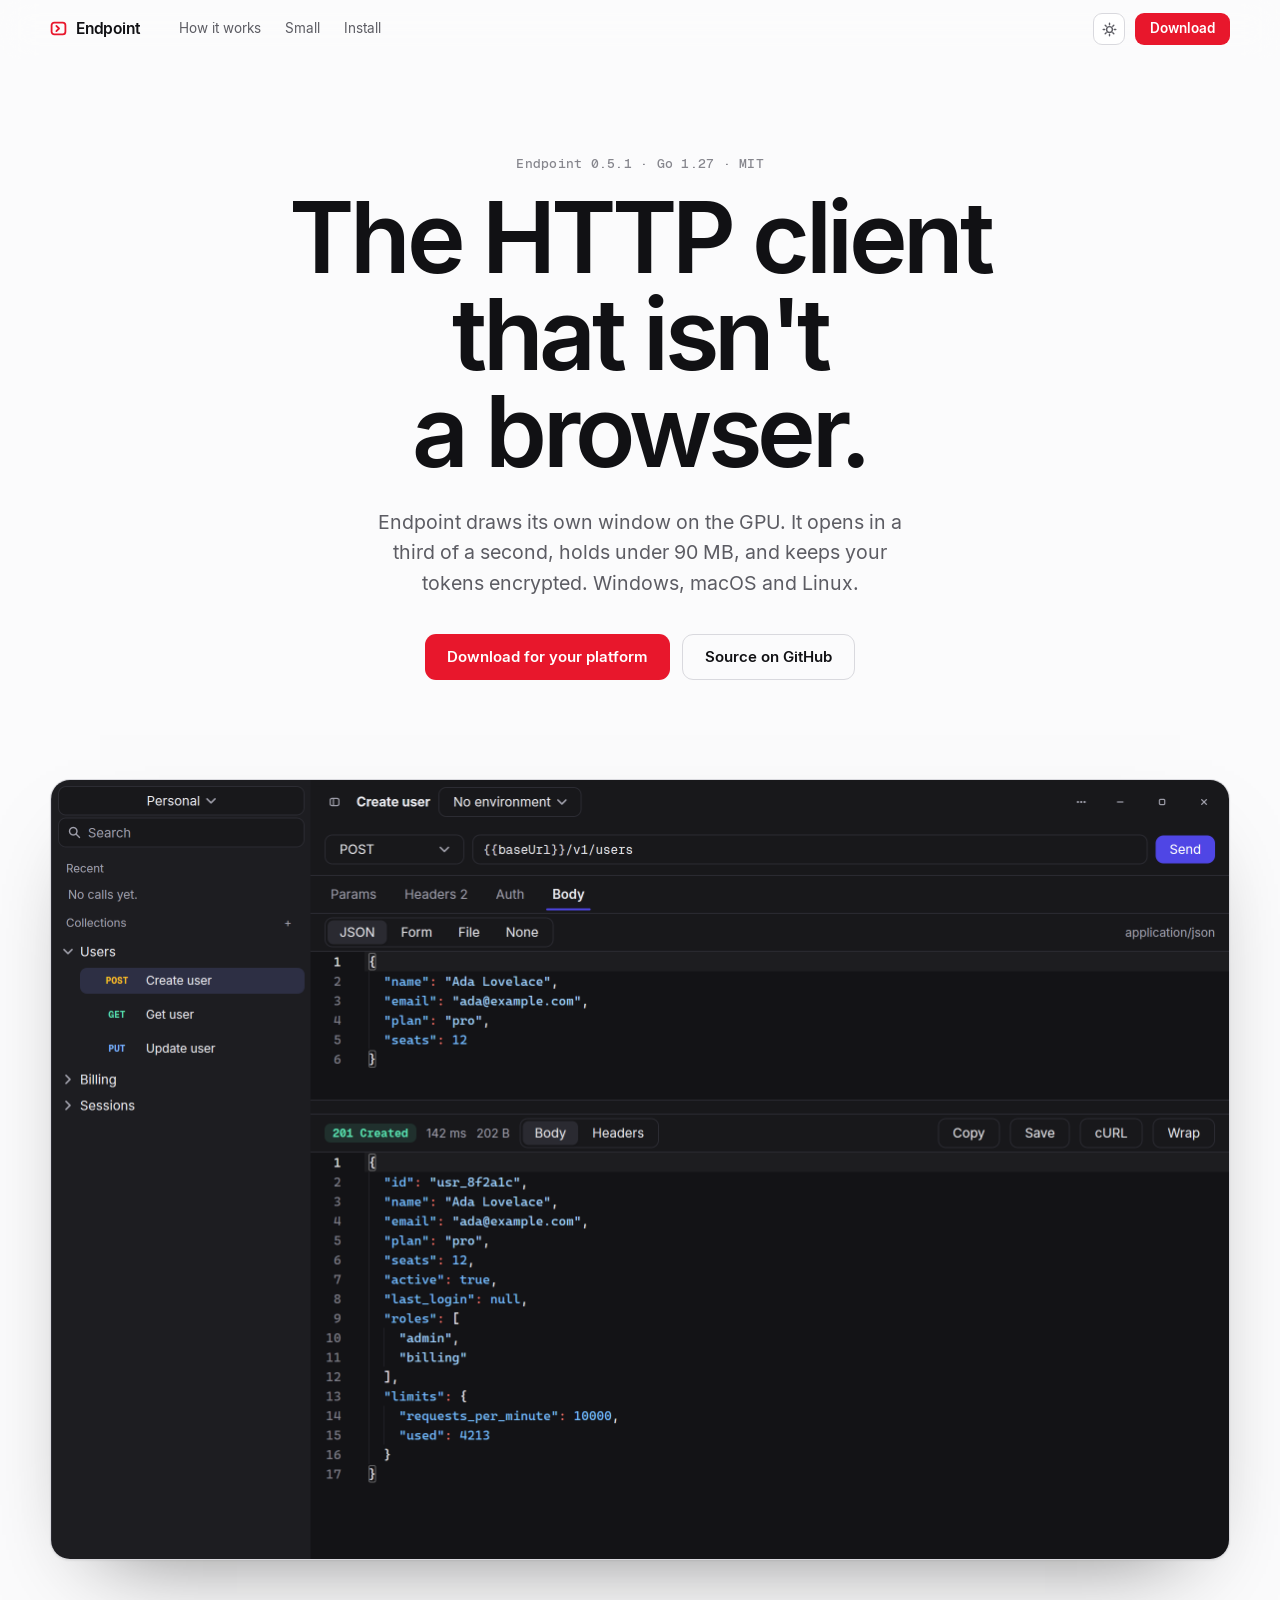
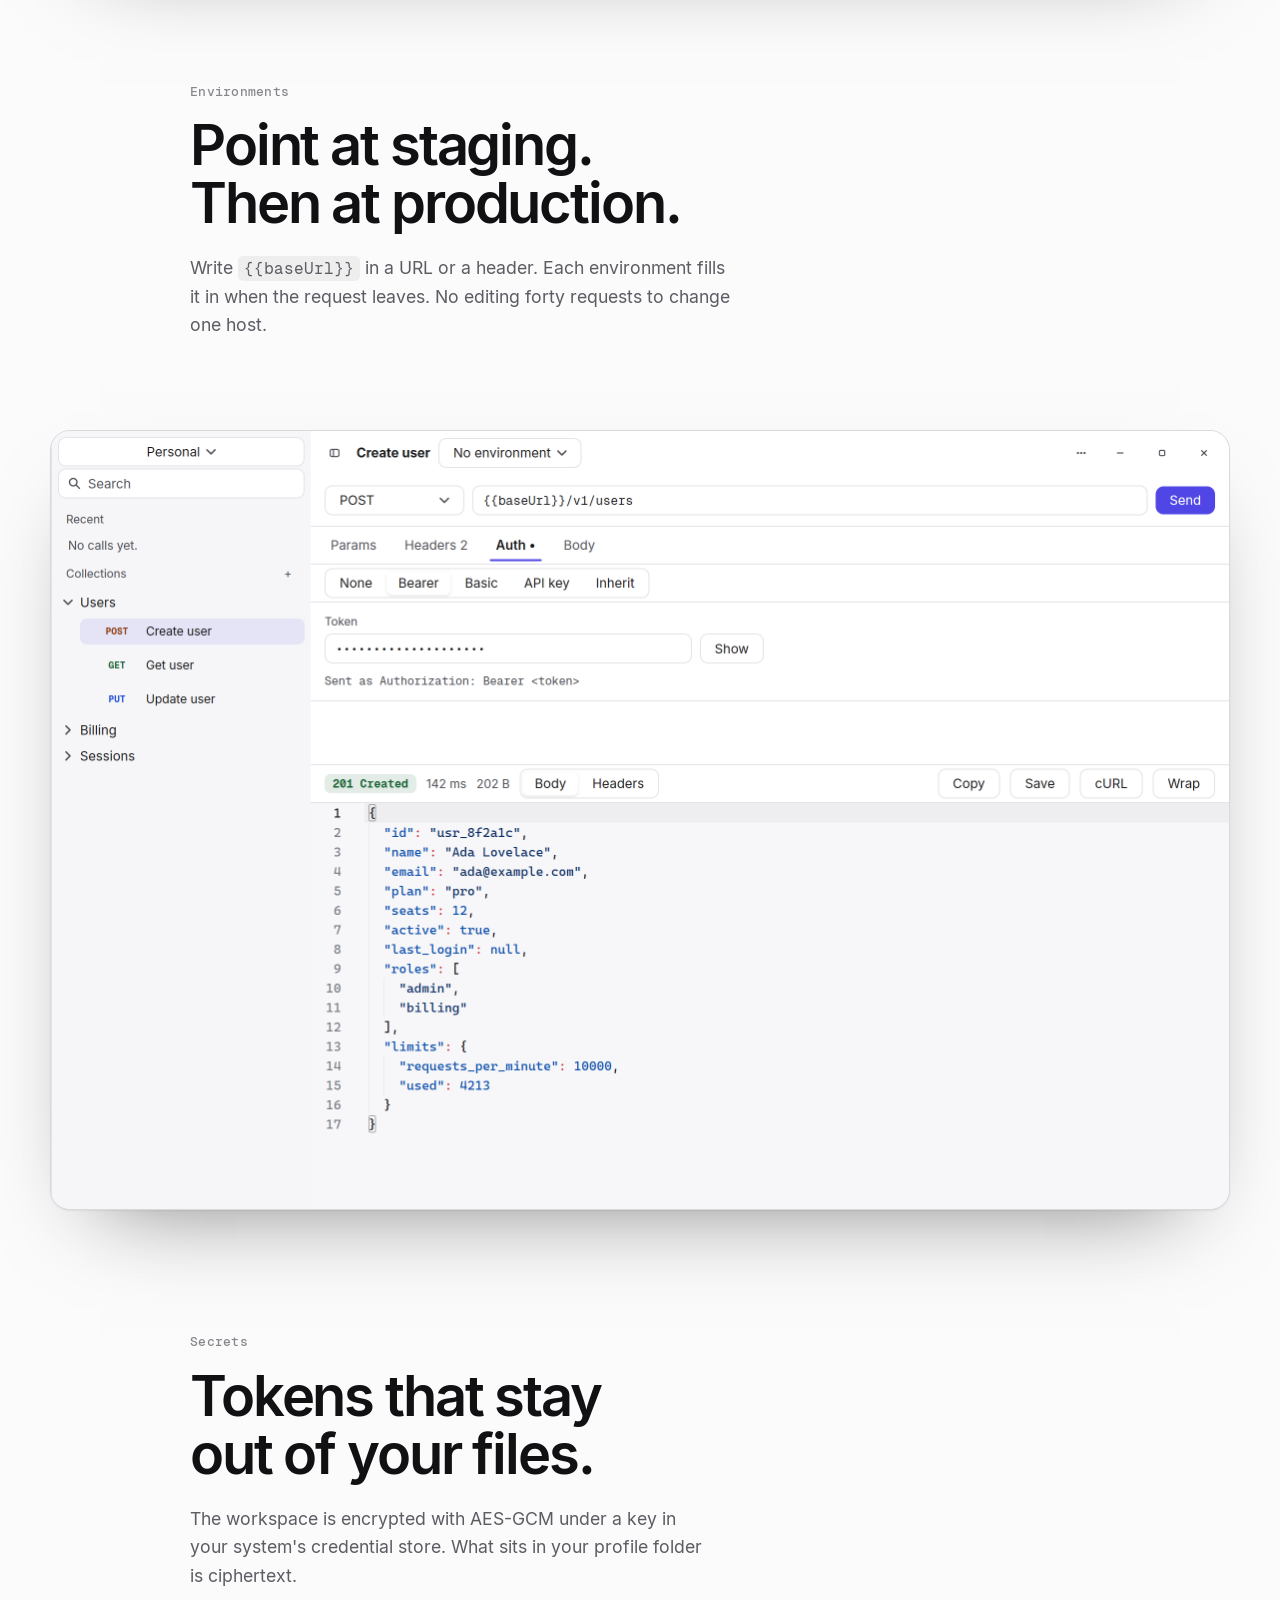
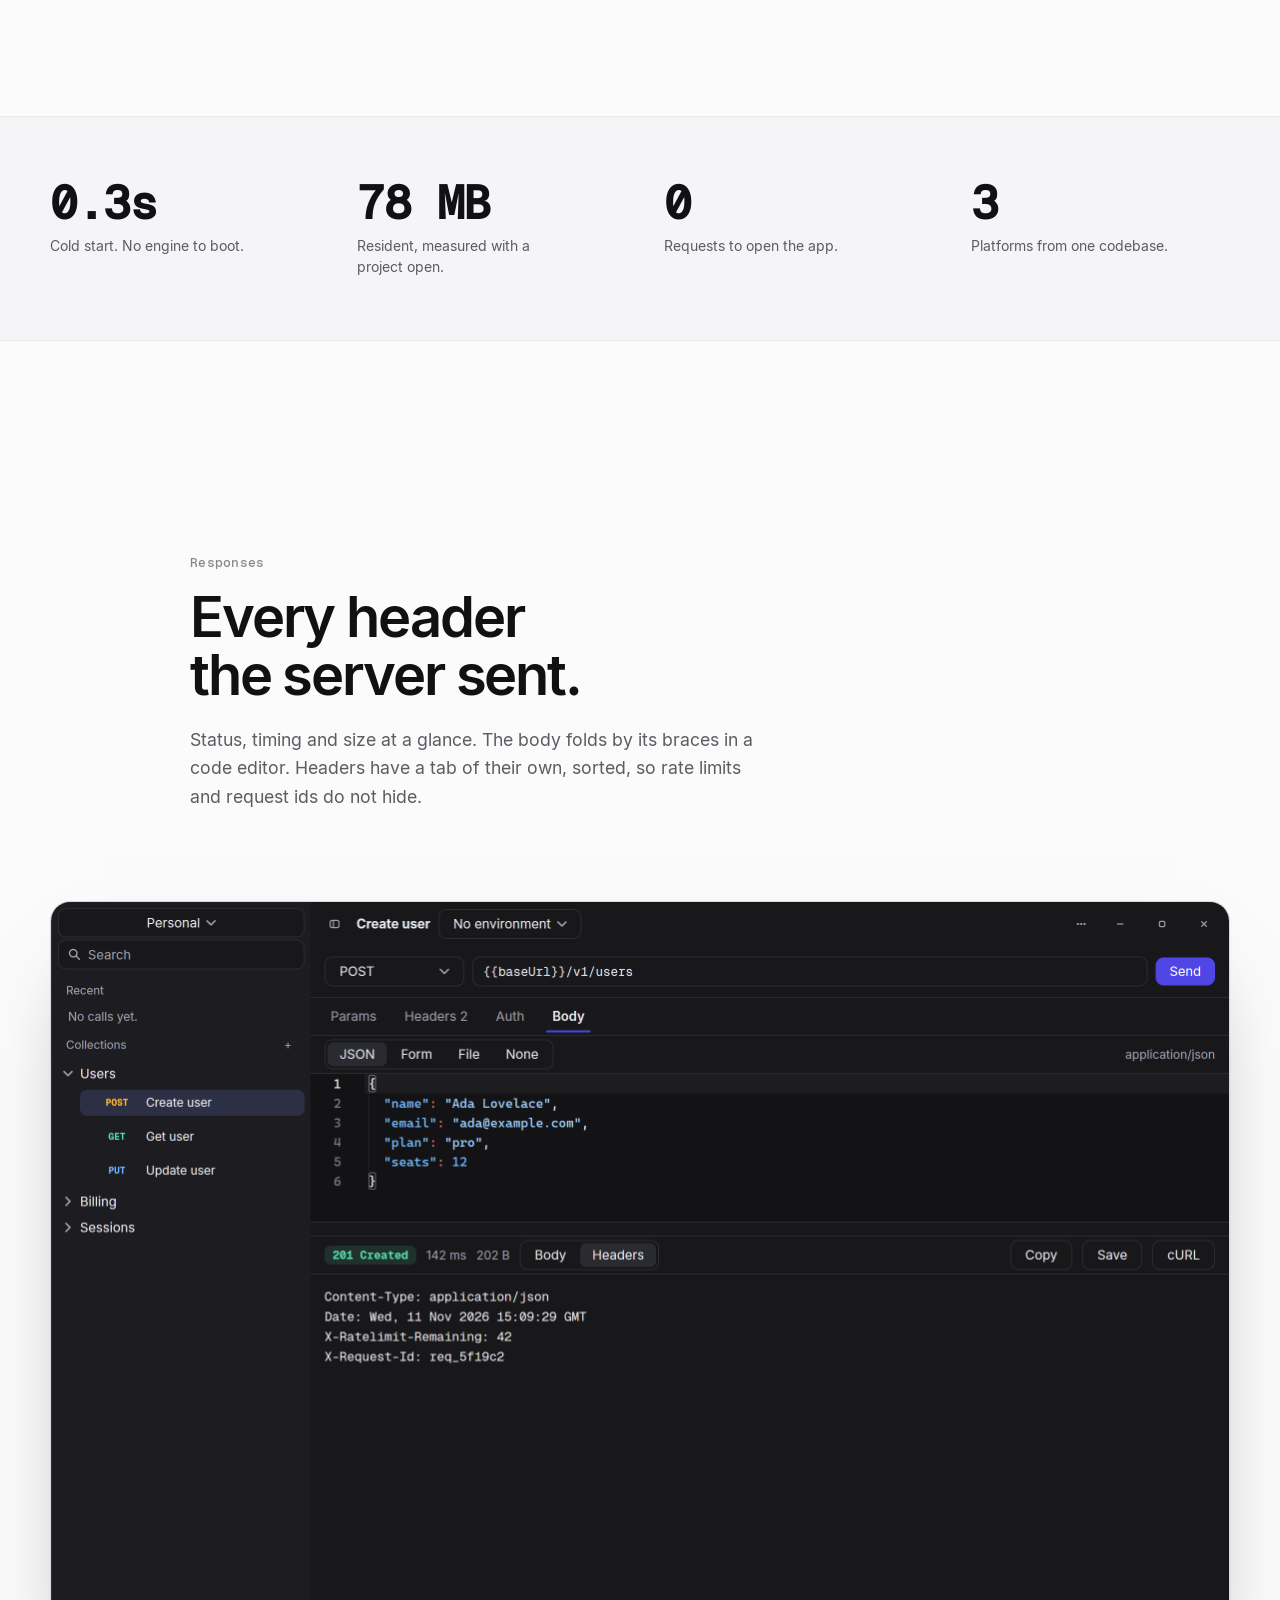
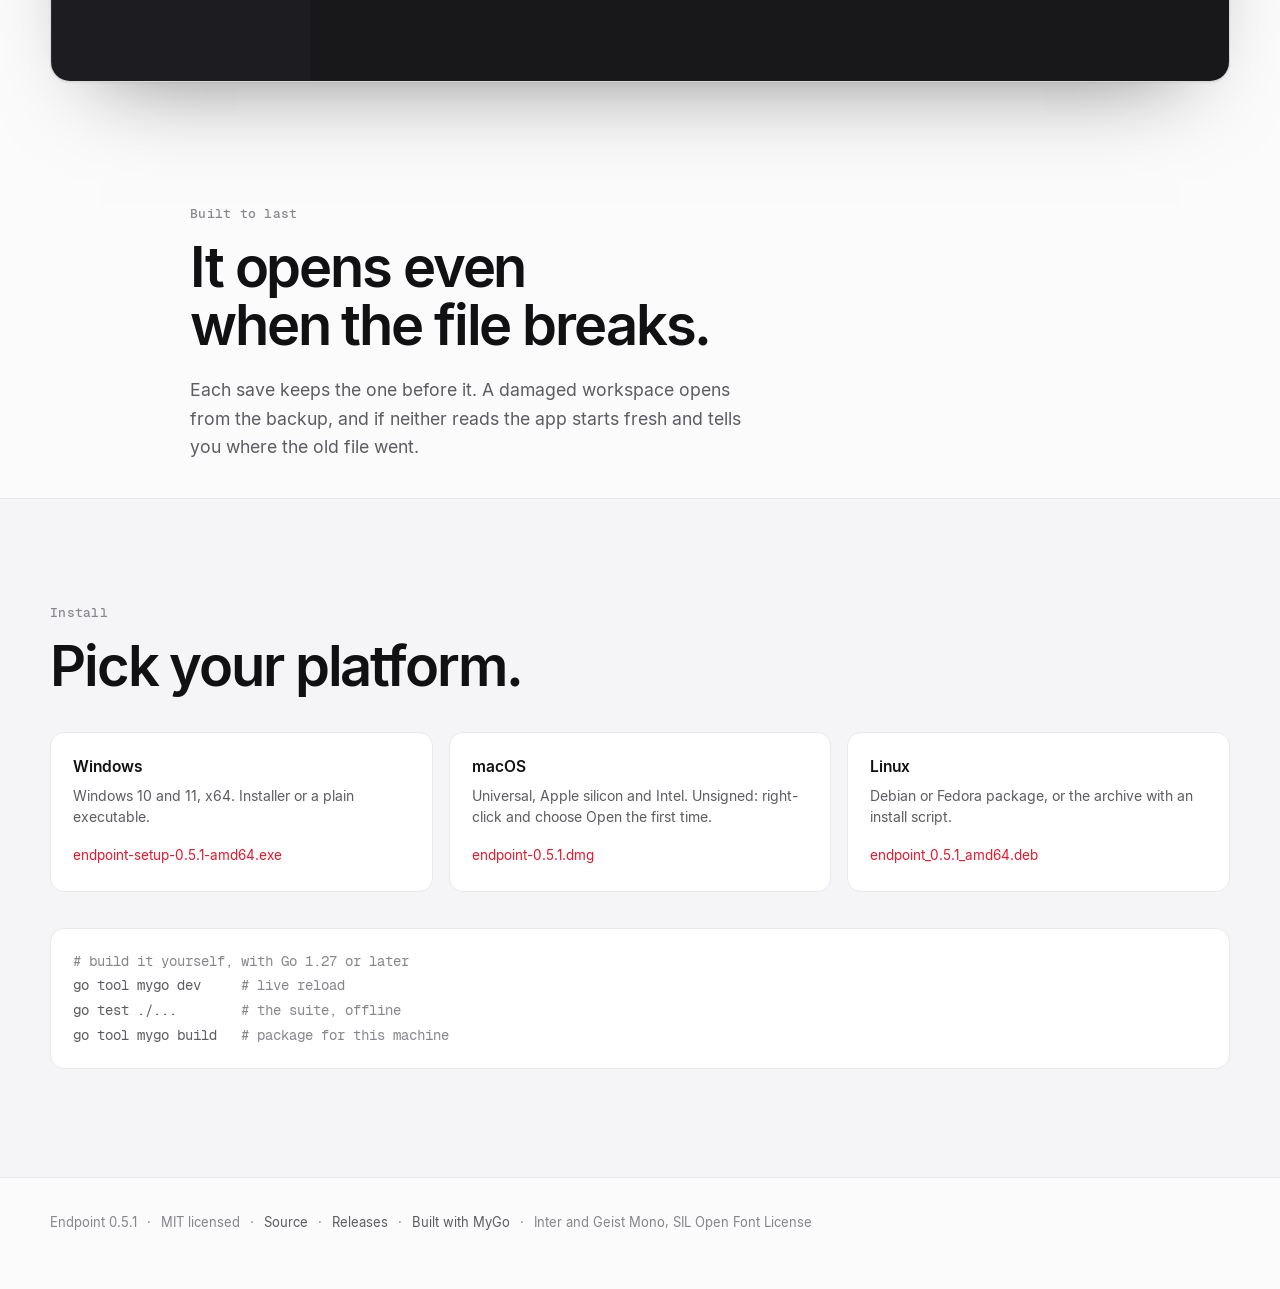
<file: site/index.html>
<!doctype html>
<html lang="en">
  <head>
    <meta charset="utf-8" />
    <meta name="viewport" content="width=device-width, initial-scale=1" />
    <title>Endpoint: a desktop HTTP client, in Go</title>
    <meta
      name="description"
      content="Endpoint is a desktop HTTP client written in Go with native UI. No webview, starts in a third of a second, and keeps your secrets encrypted."
    />
    <meta name="color-scheme" content="light dark" />
    <script>
      // Only to avoid a flash of the wrong scheme: the stored override is
      // applied before the first paint.
      try {
        document.querySelector('meta[name="color-scheme"]').content =
          localStorage.getItem("color-scheme") ?? "light dark";
      } catch {}
    </script>
    <link rel="preload" href="./fonts/Inter-Regular.woff2" as="font" type="font/woff2" crossorigin />
    <link rel="preload" href="./fonts/Inter-SemiBold.woff2" as="font" type="font/woff2" crossorigin />
    <link rel="stylesheet" href="./style.css" />
    <meta property="og:title" content="Endpoint: a desktop HTTP client, in Go" />
    <meta property="og:description" content="Native UI, no webview. Starts in a third of a second." />
    <meta property="og:type" content="website" />
    <meta property="og:image" content="./images/window-dark.png" />
    <link rel="icon" href="./icon.png" />
  </head>
  <body>
    <a class="skip" href="#main">Skip to content</a>

    <header class="topbar">
      <div class="shell topbar-inner">
        <a class="brand" href="./">
          <svg width="17" height="17" viewBox="0 0 16 16" fill="none" aria-hidden="true">
            <rect x="1.5" y="2.5" width="13" height="11" rx="2.5" stroke="currentColor" stroke-width="1.7" />
            <path d="M6 5.5 8.5 8 6 10.5" stroke="currentColor" stroke-width="1.7" stroke-linecap="round" stroke-linejoin="round" />
          </svg>
          Endpoint
        </a>

        <nav class="topnav" aria-label="Sections">
          <a href="#work">How it works</a>
          <a href="#small">Small</a>
          <a href="#install">Install</a>
        </nav>

        <div class="topbar-end">
          <button class="theme" id="theme" type="button" aria-label="Switch to dark theme">
            <svg class="i-sun" width="15" height="15" viewBox="0 0 16 16" fill="none" aria-hidden="true">
              <circle cx="8" cy="8" r="3.1" stroke="currentColor" stroke-width="1.5" />
              <path d="M8 1.3v1.6M8 13.1v1.6M1.3 8h1.6M13.1 8h1.6M3.4 3.4l1.1 1.1M11.5 11.5l1.1 1.1M12.6 3.4l-1.1 1.1M4.5 11.5l-1.1 1.1" stroke="currentColor" stroke-width="1.5" stroke-linecap="round" />
            </svg>
            <svg class="i-moon" width="15" height="15" viewBox="0 0 16 16" fill="none" aria-hidden="true">
              <path d="M13.3 9.8A5.6 5.6 0 0 1 6.2 2.7a5.6 5.6 0 1 0 7.1 7.1Z" stroke="currentColor" stroke-width="1.5" stroke-linejoin="round" />
            </svg>
          </button>
          <a class="cta" href="https://github.com/yaffalhakim1/endpoint/releases/latest">Download</a>
        </div>
      </div>
    </header>

    <main id="main">
      <!-- Hero: type first, then the product. -->
      <section class="hero shell">
        <p class="eyebrow">Endpoint 0.5.1 · Go 1.27 · MIT</p>
        <h1>
          The HTTP client<br />
          that isn't<br />
          a browser.
        </h1>
        <p class="sub">
          Endpoint draws its own window on the GPU. It opens in a third of a second, holds under 90&nbsp;MB, and keeps
          your tokens encrypted. Windows, macOS and Linux.
        </p>
        <div class="actions">
          <a class="button" href="https://github.com/yaffalhakim1/endpoint/releases/latest">
            Download for your platform
          </a>
          <a class="button quiet" href="https://github.com/yaffalhakim1/endpoint">Source on GitHub</a>
        </div>
      </section>

      <div class="framed shell" data-reveal>
        <img
          src="./images/window-dark.png"
          width="2360"
          height="1560"
          alt="The Endpoint window: a sidebar of saved requests, a POST to an API with its JSON body, and the response with status, timing and pretty-printed JSON."
          fetchpriority="high"
        />
      </div>

      <!-- Chapter one -->
      <section class="chapter shell" id="work">
        <p class="eyebrow">Environments</p>
        <h2>Point at staging.<br />Then at production.</h2>
        <p class="lede">
          Write <code>{{baseUrl}}</code> in a URL or a header. Each environment fills it in when the request leaves.
          No editing forty requests to change one host.
        </p>
      </section>

      <div class="framed shell wide" data-reveal>
        <img
          src="./images/auth-light.png"
          width="2360"
          height="1560"
          alt="The Auth panel with Bearer chosen, a masked token, and the line that says how it is sent."
          loading="lazy"
        />
      </div>

      <section class="chapter shell">
        <p class="eyebrow">Secrets</p>
        <h2>Tokens that stay<br />out of your files.</h2>
        <p class="lede">
          The workspace is encrypted with AES-GCM under a key in your system's credential store. What sits in your
          profile folder is ciphertext.
        </p>
      </section>

      <section class="numbers">
        <div class="shell numbers-inner">
          <div class="number" data-reveal>
            <b>0.3s</b>
            <span>Cold start. No engine to boot.</span>
          </div>
          <div class="number" data-reveal>
            <b>78 MB</b>
            <span>Resident, measured with a project open.</span>
          </div>
          <div class="number" data-reveal>
            <b>0</b>
            <span>Requests to open the app.</span>
          </div>
          <div class="number" data-reveal>
            <b>3</b>
            <span>Platforms from one codebase.</span>
          </div>
        </div>
      </section>

      <section class="chapter shell" id="small">
        <p class="eyebrow">Responses</p>
        <h2>Every header<br />the server sent.</h2>
        <p class="lede">
          Status, timing and size at a glance. The body folds by its braces in a code editor. Headers have a tab of
          their own, sorted, so rate limits and request ids do not hide.
        </p>
      </section>

      <div class="framed shell wide" data-reveal>
        <img
          src="./images/headers-dark.png"
          width="2360"
          height="1560"
          alt="The response pane on its Headers tab, listing Content-Type, Date and X-Ratelimit-Remaining."
          loading="lazy"
        />
      </div>

      <section class="chapter shell">
        <p class="eyebrow">Built to last</p>
        <h2>It opens even<br />when the file breaks.</h2>
        <p class="lede">
          Each save keeps the one before it. A damaged workspace opens from the backup, and if neither reads the app
          starts fresh and tells you where the old file went.
        </p>
      </section>

      <section class="install" id="install">
        <div class="shell">
          <p class="eyebrow">Install</p>
          <h2 class="install-title">Pick your platform.</h2>
          <div class="os-grid">
            <article class="os">
              <h3>Windows</h3>
              <p>Windows 10 and 11, x64. Installer or a plain executable.</p>
              <a href="https://github.com/yaffalhakim1/endpoint/releases/latest">endpoint-setup-0.5.1-amd64.exe</a>
            </article>
            <article class="os">
              <h3>macOS</h3>
              <p>Universal, Apple silicon and Intel. Unsigned: right-click and choose Open the first time.</p>
              <a href="https://github.com/yaffalhakim1/endpoint/releases/latest">endpoint-0.5.1.dmg</a>
            </article>
            <article class="os">
              <h3>Linux</h3>
              <p>Debian or Fedora package, or the archive with an install script.</p>
              <a href="https://github.com/yaffalhakim1/endpoint/releases/latest">endpoint_0.5.1_amd64.deb</a>
            </article>
          </div>
          <pre class="code"><span class="c"># build it yourself, with Go 1.27 or later</span>
go tool mygo dev     <span class="c"># live reload</span>
go test ./...        <span class="c"># the suite, offline</span>
go tool mygo build   <span class="c"># package for this machine</span></pre>
        </div>
      </section>
    </main>

    <footer class="foot">
      <div class="shell foot-inner">
        <span>Endpoint 0.5.1</span>
        <span class="dot">·</span>
        <span>MIT licensed</span>
        <span class="dot">·</span>
        <a href="https://github.com/yaffalhakim1/endpoint">Source</a>
        <span class="dot">·</span>
        <a href="https://github.com/yaffalhakim1/endpoint/releases">Releases</a>
        <span class="dot">·</span>
        <a href="https://github.com/egoist/mygo">Built with MyGo</a>
        <span class="dot">·</span>
        <span>Inter and Geist Mono, SIL Open Font License</span>
      </div>
    </footer>

    <script>
      // The toggle follows dark-mode-toggle: two states, system and override,
      // and the stored value is dropped when it agrees with the system again.
      const meta = document.querySelector('meta[name="color-scheme"]');
      const button = document.getElementById("theme");
      const systemDark = matchMedia("(prefers-color-scheme: dark)");

      const stored = () => {
        try {
          return localStorage.getItem("color-scheme");
        } catch {
          return null;
        }
      };

      const rendered = () => stored() ?? (systemDark.matches ? "dark" : "light");

      const paint = () => {
        const scheme = rendered();
        meta.content = stored() ?? "light dark";
        button.setAttribute("aria-label", scheme === "dark" ? "Switch to light theme" : "Switch to dark theme");
      };

      button.addEventListener("click", () => {
        const next = rendered() === "dark" ? "light" : "dark";
        const system = systemDark.matches ? "dark" : "light";
        try {
          if (next === system) {
            localStorage.removeItem("color-scheme");
          } else {
            localStorage.setItem("color-scheme", next);
          }
        } catch {}
        paint();
      });

      // Another tab may change the choice.
      addEventListener("storage", paint);
      systemDark.addEventListener("change", paint);
      paint();
    </script>
  </body>
</html>
</file>
<file: site/style.css>
@font-face {
  font-family: "Inter";
  src: url("./fonts/Inter-Regular.woff2") format("woff2");
  font-weight: 400;
  font-display: swap;
}

@font-face {
  font-family: "Inter";
  src: url("./fonts/Inter-SemiBold.woff2") format("woff2");
  font-weight: 600;
  font-display: swap;
}

@font-face {
  font-family: "Geist Mono";
  src: url("./fonts/GeistMono-Regular.woff2") format("woff2");
  font-weight: 400;
  font-display: swap;
}

@font-face {
  font-family: "Geist Mono";
  src: url("./fonts/GeistMono-Medium.woff2") format("woff2");
  font-weight: 500;
  font-display: swap;
}

:root {
  color-scheme: light dark;

  /* The meta is a presentational hint; the cascade wins, so map it back. */
  &:has(> head > meta[name="color-scheme"][content="dark"]) {
    color-scheme: dark;
  }

  &:has(> head > meta[name="color-scheme"][content="light"]) {
    color-scheme: light;
  }

  --canvas: light-dark(#fbfbfc, #0a0a0b);
  --base: light-dark(#ffffff, #101012);
  --raised: light-dark(#ffffff, #17171a);
  --hairline: light-dark(#d9d9de, #2a2a2e);
  --line: light-dark(#e9e9ec, #202024);

  --ink: light-dark(#111114, #f2f2f4);
  --ink-2: light-dark(#5c5c63, #a3a3ab);
  --ink-3: light-dark(#86868d, #7d7d86);

  --red: light-dark(#e8172c, #ff3b4f);

  --sans: Inter, -apple-system, "Segoe UI", system-ui, sans-serif;
  --mono: "Geist Mono", ui-monospace, Consolas, monospace;

  --ease-out: cubic-bezier(0.23, 1, 0.32, 1);
  --shell: min(1180px, 100% - 48px);
}

*,
*::before,
*::after {
  box-sizing: border-box;
}

html {
  -webkit-text-size-adjust: 100%;
  scroll-behavior: smooth;
}

body {
  margin: 0;
  background: var(--canvas);
  color: var(--ink);
  font: 400 17px/1.6 var(--sans);
  -webkit-font-smoothing: antialiased;
  overflow-x: hidden;
}

a {
  color: inherit;
}

code {
  font: 400 0.92em/1 var(--mono);
  padding: 0.1em 0.36em;
  border-radius: 5px;
  background: light-dark(rgba(0, 0, 0, 0.05), rgba(255, 255, 255, 0.09));
}

:focus-visible {
  outline: 2px solid var(--red);
  outline-offset: 3px;
  border-radius: 8px;
}

.shell {
  width: var(--shell);
  margin-inline: auto;
}

.skip {
  position: absolute;
  left: 16px;
  top: -80px;
  z-index: 20;
  padding: 10px 16px;
  border-radius: 10px;
  background: var(--base);
  box-shadow: 0 6px 20px rgba(0, 0, 0, 0.18);
  transition: top 150ms var(--ease-out);
}

.skip:focus {
  top: 14px;
}

/* ---------- Top bar ---------- */
.topbar {
  position: sticky;
  top: 0;
  z-index: 10;
  background: color-mix(in srgb, var(--canvas) 78%, transparent);
  backdrop-filter: saturate(1.8) blur(16px);
  border-bottom: 1px solid transparent;
}

.topbar-inner {
  display: flex;
  align-items: center;
  gap: 18px;
  height: 58px;
}

.brand {
  display: flex;
  align-items: center;
  gap: 9px;
  font-size: 15.5px;
  font-weight: 600;
  letter-spacing: -0.012em;
  text-decoration: none;
}

.brand svg {
  color: var(--red);
}

.topnav {
  margin-left: 10px;
  display: flex;
  gap: 2px;
}

.topnav a {
  padding: 7px 11px;
  border-radius: 8px;
  font-size: 13.5px;
  color: var(--ink-2);
  text-decoration: none;
  transition: color 130ms var(--ease-out), background-color 130ms var(--ease-out);
}

.topnav a:hover {
  color: var(--ink);
  background: light-dark(rgba(0, 0, 0, 0.045), rgba(255, 255, 255, 0.07));
}

.topbar-end {
  margin-left: auto;
  display: flex;
  align-items: center;
  gap: 10px;
}

.theme {
  display: grid;
  place-items: center;
  width: 32px;
  height: 32px;
  padding: 0;
  border: 1px solid var(--hairline);
  border-radius: 9px;
  background: var(--base);
  color: var(--ink-2);
  cursor: pointer;
  transition: border-color 130ms var(--ease-out), color 130ms var(--ease-out), transform 140ms var(--ease-out);
}

.theme:hover {
  color: var(--ink);
  border-color: var(--ink-3);
}

.theme:active {
  transform: scale(0.94);
}

.theme svg {
  grid-area: 1 / 1;
  transition: opacity 150ms var(--ease-out), transform 150ms var(--ease-out);
}

.theme .i-moon {
  opacity: 0;
  transform: scale(0.9);
}

:root:has(> head > meta[name="color-scheme"][content="dark"]) .theme .i-sun {
  opacity: 0;
  transform: scale(0.9);
}

:root:has(> head > meta[name="color-scheme"][content="dark"]) .theme .i-moon {
  opacity: 1;
  transform: none;
}

@media (prefers-color-scheme: dark) {
  :root:has(> head > meta[name="color-scheme"][content="light dark"]) .theme .i-sun {
    opacity: 0;
    transform: scale(0.9);
  }

  :root:has(> head > meta[name="color-scheme"][content="light dark"]) .theme .i-moon {
    opacity: 1;
    transform: none;
  }
}

.cta {
  display: inline-flex;
  align-items: center;
  height: 32px;
  padding: 0 15px;
  border-radius: 9px;
  background: var(--red);
  color: #fff;
  font-size: 13.5px;
  font-weight: 600;
  text-decoration: none;
  transition: filter 130ms var(--ease-out), transform 140ms var(--ease-out);
}

.cta:hover {
  filter: brightness(1.08);
}

.cta:active {
  transform: scale(0.97);
}

/* ---------- Hero ---------- */
.hero {
  padding: clamp(64px, 11vh, 132px) 0 clamp(30px, 5vh, 54px);
  text-align: center;
}

.eyebrow {
  margin: 0 0 18px;
  font: 500 12.5px/1 var(--mono);
  letter-spacing: 0.02em;
  color: var(--ink-3);
}

h1 {
  margin: 0 auto;
  max-width: 16ch;
  font-size: clamp(2.9rem, 8vw, 6.2rem);
  line-height: 0.98;
  letter-spacing: -0.045em;
  font-weight: 600;
  text-wrap: balance;
}

.sub {
  margin: clamp(20px, 3vh, 30px) auto 0;
  max-width: 46ch;
  font-size: clamp(1.02rem, 1.6vw, 1.22rem);
  line-height: 1.55;
  color: var(--ink-2);
  text-wrap: pretty;
}

.actions {
  margin-top: clamp(26px, 4vh, 38px);
  display: flex;
  flex-wrap: wrap;
  justify-content: center;
  gap: 12px;
}

.button {
  display: inline-flex;
  align-items: center;
  height: 46px;
  padding: 0 22px;
  border-radius: 11px;
  background: var(--red);
  color: #fff;
  font-size: 15px;
  font-weight: 600;
  text-decoration: none;
  transition: filter 130ms var(--ease-out), transform 140ms var(--ease-out);
}

.button:hover {
  filter: brightness(1.08);
}

.button:active {
  transform: scale(0.975);
}

.button.quiet {
  background: transparent;
  color: var(--ink);
  border: 1px solid var(--hairline);
}

.button.quiet:hover {
  border-color: var(--ink-3);
  filter: none;
}

/* ---------- Product frames ---------- */
.framed {
  margin-top: clamp(34px, 6vh, 62px);
}

.framed img {
  display: block;
  width: 100%;
  height: auto;
  border-radius: clamp(12px, 1.6vw, 20px);
  border: 1px solid var(--hairline);
  background: var(--base);
  box-shadow:
    0 1px 2px rgba(0, 0, 0, 0.06),
    0 40px 90px -50px rgba(0, 0, 0, 0.55);
}

.framed.wide {
  width: min(1180px, 100% - 24px);
}

/* ---------- Chapters ---------- */
.chapter {
  padding: clamp(80px, 14vh, 160px) 0 clamp(26px, 4vh, 44px);
  max-width: 900px;
}

.chapter h2,
.install-title {
  margin: 0;
  font-size: clamp(2rem, 4.6vw, 3.5rem);
  line-height: 1.04;
  letter-spacing: -0.038em;
  font-weight: 600;
  text-wrap: balance;
}

.lede {
  margin: clamp(18px, 2.4vh, 26px) 0 0;
  max-width: 52ch;
  font-size: clamp(1rem, 1.4vw, 1.1rem);
  line-height: 1.62;
  color: var(--ink-2);
  text-wrap: pretty;
}

/* ---------- Numbers ---------- */
.numbers {
  margin: clamp(60px, 10vh, 120px) 0;
  padding: clamp(44px, 7vh, 76px) 0;
  border-block: 1px solid var(--line);
  background: light-dark(#f5f5f7, #0d0d0f);
}

.numbers-inner {
  display: grid;
  grid-template-columns: repeat(auto-fit, minmax(190px, 1fr));
  gap: clamp(26px, 4vw, 48px);
}

.number b {
  display: block;
  font: 600 clamp(2rem, 3.6vw, 2.9rem) / 1 var(--mono);
  letter-spacing: -0.03em;
}

.number span {
  display: block;
  margin-top: 10px;
  font-size: 14px;
  line-height: 1.45;
  color: var(--ink-2);
  max-width: 22ch;
}

/* ---------- Install ---------- */
.install {
  padding: clamp(70px, 12vh, 130px) 0 clamp(70px, 12vh, 130px);
  background: light-dark(#f5f5f7, #0d0d0f);
  border-top: 1px solid var(--line);
}

.os-grid {
  margin-top: clamp(26px, 4vh, 40px);
  display: grid;
  grid-template-columns: repeat(auto-fit, minmax(258px, 1fr));
  gap: 16px;
}

.os {
  padding: 22px;
  border: 1px solid var(--line);
  border-radius: 14px;
  background: var(--base);
  transition: border-color 160ms var(--ease-out);
}

.os:hover {
  border-color: var(--hairline);
}

.os h3 {
  margin: 0 0 6px;
  font-size: 15.5px;
  font-weight: 600;
}

.os p {
  margin: 0 0 14px;
  font-size: 14px;
  line-height: 1.5;
  color: var(--ink-2);
}

.os a {
  font-size: 13.5px;
  font-weight: 500;
  color: var(--red);
  text-decoration: none;
  overflow-wrap: anywhere;
}

.os a:hover {
  text-decoration: underline;
}

.code {
  margin: clamp(26px, 4vh, 40px) 0 0;
  padding: 20px 22px;
  border: 1px solid var(--line);
  border-radius: 14px;
  background: var(--base);
  font: 400 13.5px/1.85 var(--mono);
  color: var(--ink-2);
  overflow-x: auto;
}

.code .c {
  color: var(--ink-3);
}

/* ---------- Footer ---------- */
.foot {
  padding: 34px 0 56px;
  border-top: 1px solid var(--line);
  font-size: 13px;
  color: var(--ink-3);
}

.foot-inner {
  display: flex;
  flex-wrap: wrap;
  gap: 6px 10px;
  align-items: center;
}

.foot a {
  color: var(--ink-2);
  text-decoration: none;
}

.foot a:hover {
  color: var(--ink);
}

.dot {
  color: var(--ink-3);
}

/* ---------- Entry effects ----------
   Decorative, so progressive enhancement with no fallback script: browsers
   without scroll-driven animations simply show the content. */
@media (prefers-reduced-motion: no-preference) {
  @supports ((animation-timeline: view()) and (animation-range: entry)) {
    @keyframes settle {
      entry 0% {
        opacity: 0;
        transform: translateY(28px) scale(0.985);
      }
      entry 60%,
      exit 0% {
        opacity: 1;
        transform: none;
      }
    }

    .framed[data-reveal],
    .number[data-reveal] {
      animation: settle auto linear both;
      animation-timeline: view();
      animation-range: entry 0% entry 70%;
    }

    @keyframes focus-in {
      entry 0% {
        opacity: 0.35;
        filter: saturate(0.6);
      }
      entry 100% {
        opacity: 1;
        filter: none;
      }
    }

    .hero h1,
    .hero .sub,
    .hero .actions,
    .hero .eyebrow {
      animation: focus-in auto linear both;
      animation-timeline: view();
      animation-range: entry 0% cover 26%;
    }


  }
}

@media (max-width: 760px) {
  :root {
    --shell: min(1180px, 100% - 32px);
  }

  .topnav {
    display: none;
  }

  .hero {
    text-align: left;
  }

  .actions {
    justify-content: flex-start;
  }

  .framed.wide {
    width: 100%;
  }
}
</file>
